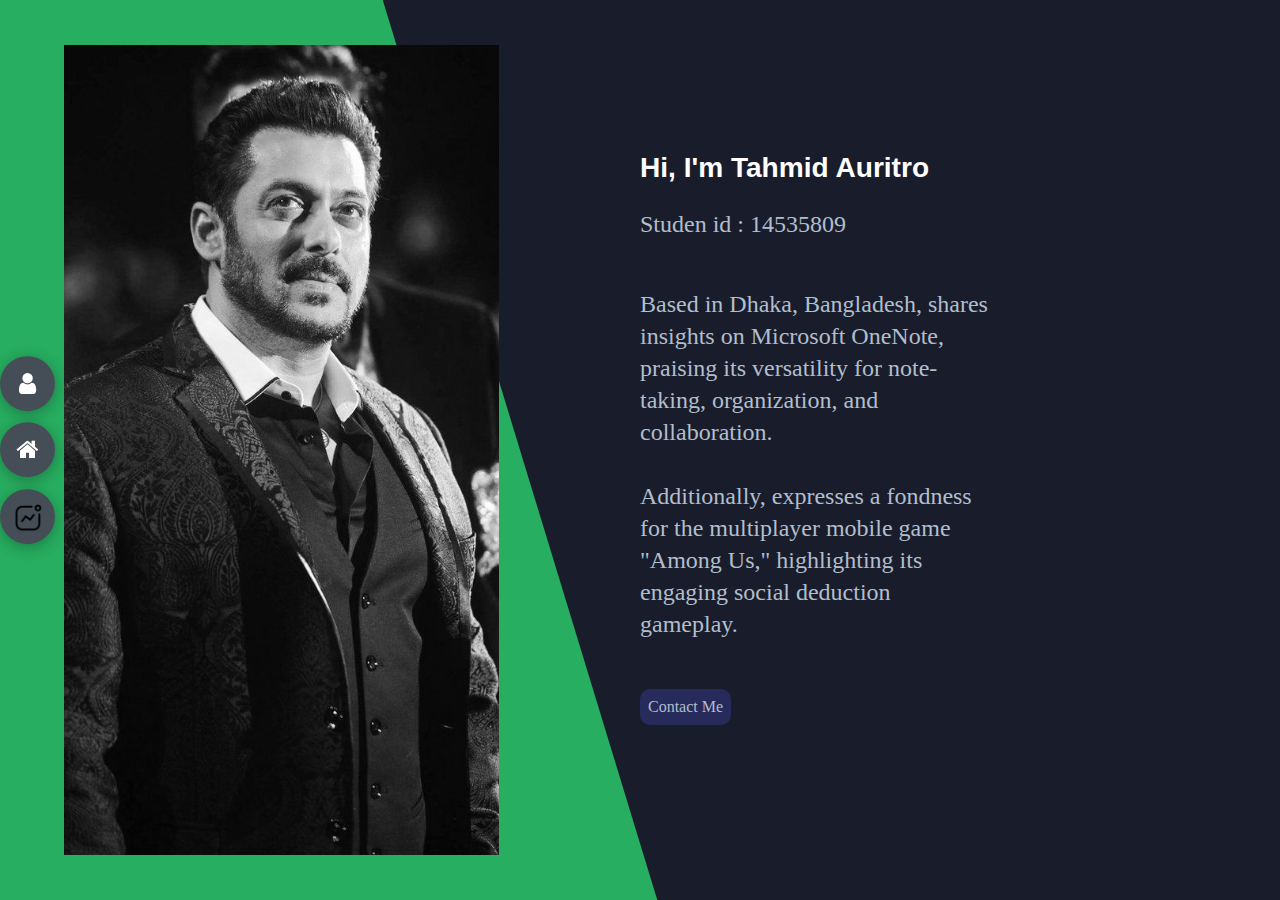
<file: index.html>
<!DOCTYPE html>
<html lang="en">
<head>
    <meta charset="UTF-8">
    <meta name="viewport" content="width=device-width, initial-scale=1.0">
    <title>Porfolio</title>
    <!-- css link -->
    <link rel="stylesheet" href="style.css">
    <!-- google fonts -->
    <link rel="preconnect" href="https://fonts.googleapis.com">
    <link rel="preconnect" href="https://fonts.gstatic.com" crossorigin>
    <link href="https://fonts.googleapis.com/css2?family=Hedvig+Letters+Sans&display=swap" rel="stylesheet">


    <!-- font awesome -->
    <link rel="stylesheet" href="https://cdnjs.cloudflare.com/ajax/libs/font-awesome/4.7.0/css/font-awesome.min.css">


</head>

<body class="main-content">
    <header id="home" class="section sec1 header" id="home">
        <div class="header-content">
            <div class="left-header">
                <div class="h-shape"></div>
                <div class="image">
                    <img src="images/hero.png" alt="">
                </div>
            </div>
            <div class="right-header">
                <h3 id="name">
                    Hi, I'm <span>Tahmid Auritro</span>
                    
                </h3>
                <p>Studen id : 14535809</p>
                <p>
                    Based in Dhaka, Bangladesh, shares insights on Microsoft OneNote, praising its versatility for note-taking, organization, and collaboration. <br> <br> Additionally,  expresses a fondness for the multiplayer mobile game "Among Us," highlighting its engaging social deduction gameplay.
                </p>
                <p>
                    <a style="background-color: rgb(38, 43, 92); border-radius: 10px; padding: 2px 8px; font-size: 16px;" href="mailto:14535809@student.uts.edu.au">Contact Me</a>
                </p>
            </div>
        </div>
    </header>



    <!-- buttons to controll -->
    <div class="controlls">
        <div class="control control-1" data-id="home">
            <a href="index.html">
                <i class="fa fa-user"></i>
        </a>
        </div>
        <div class="control control-3 " data-id="favourit">
            <a href="town.html">
                 <!-- <img style="width: 30px; padding-top: 9px;" src="images/activity_icon.png" alt=""> -->
                 <i class="fa fa-home"></i>
                </a>
            </div>
            <div class="control control-2 " data-id="town">
                <a href="favourits.html">
                    <img style="width: 30px; padding-top: 9px;" src="images/activity_icon.png" alt="">
                </a>
        </div> 
    </div>
    



</body>
</html>
</file>
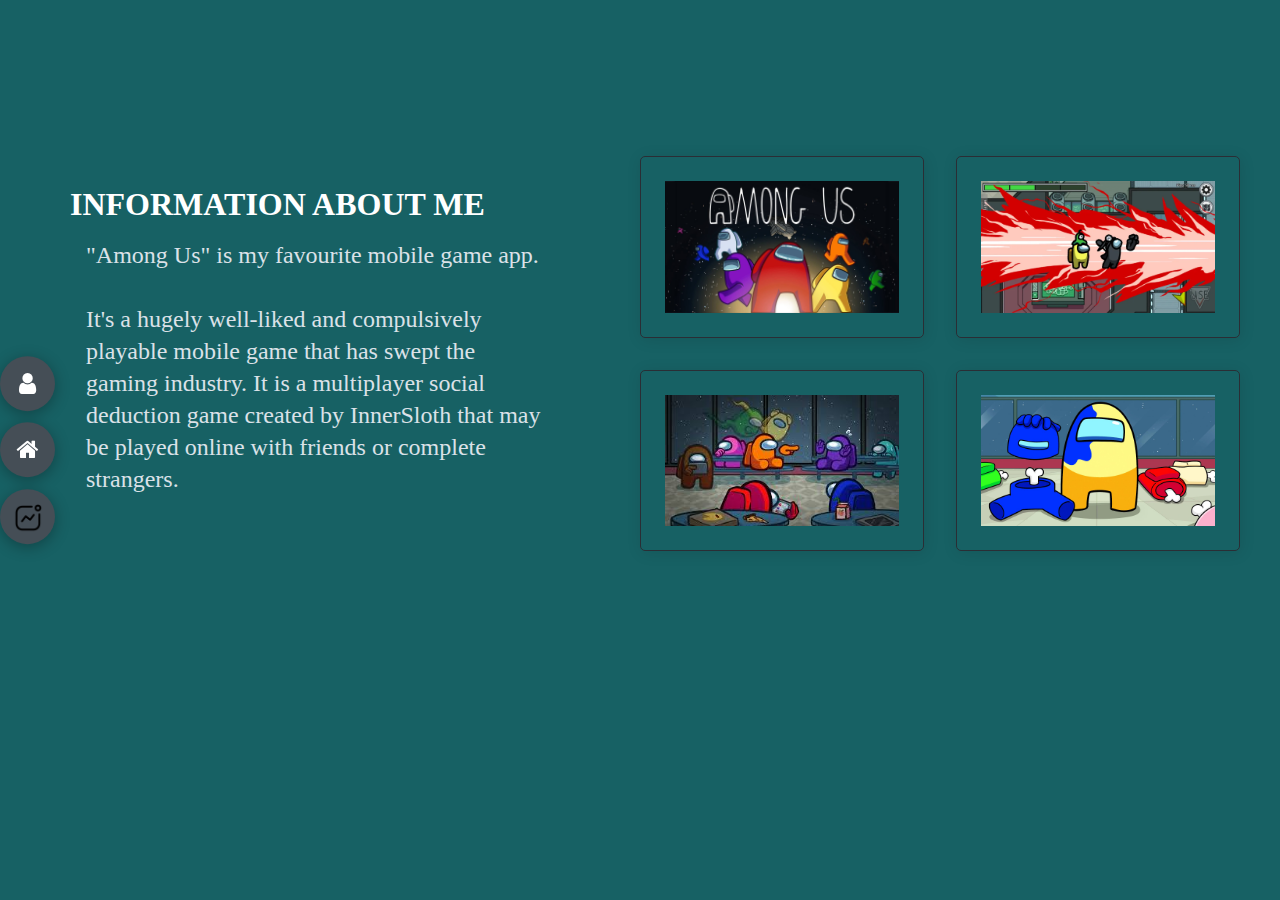
<file: favourits.html>
<!DOCTYPE html>
<html lang="en">
<head>
    <meta charset="UTF-8">
    <meta name="viewport" content="width=device-width, initial-scale=1.0">
    <title>Porfolio</title>
    <!-- css link -->
    <link rel="stylesheet" href="style.css">
    <!-- google fonts -->
    <link rel="preconnect" href="https://fonts.googleapis.com">
    <link rel="preconnect" href="https://fonts.gstatic.com" crossorigin>
    <link href="https://fonts.googleapis.com/css2?family=Hedvig+Letters+Sans&display=swap" rel="stylesheet">


    <!-- font awesome -->
    <link rel="stylesheet" href="https://cdnjs.cloudflare.com/ajax/libs/font-awesome/4.7.0/css/font-awesome.min.css">


</head>

<body class="main-content">
    
    <main>
        <section class="section sec2 about"  id="town"
        style="padding: 0px 40px; padding-top: 100px;"
        >
         
            <div class="about-container">
                <div style="padding-left: 30px;" class="left-about">
                    <h4 style="padding-top: 30px;">Information About me</h4>
                    <p>
                        "Among Us" is my favourite mobile game app.
                    </p>
                    <p> It's a hugely well-liked and compulsively playable mobile game that has swept the gaming industry. It is a multiplayer social deduction game created
                        by InnerSloth that may be played online with friends or complete strangers.</p>
                  
                </div>
                <div class="right-about">
                    <div class="about-item">
                        <div class="abt-text">
                
                            <img style="width: 100%;" src="images/among_us_1.jpg" alt="">
                        </div>
                    </div>
                    <div class="about-item">
                        <div class="abt-text">
                            <img style="width: 100%;" src="images/among_us_2.webp" alt="">

                        </div>
                    </div>
                    <div class="about-item">
                        <div class="abt-text">
                            <img style="width: 100%;" src="images/among_us-3.jpg" alt="">

                        </div>
                    </div>
                    <div class="about-item">
                        <div class="abt-text">
                            <img style="width: 100%;" src="images/among_us_4.jpg" alt="">

                        </div>
                    </div>
                </div>
            </div>
           
          
        </section>
      
    </main>


    <!-- buttons to controll -->
    <div class="controlls">
        <div class="control control-1" data-id="home">
            <a href="index.html">
                <i class="fa fa-user"></i>
        </a>
        </div>
        <div class="control control-3 " data-id="favourit">
            <a href="town.html">
                 <!-- <img style="width: 30px; padding-top: 9px;" src="images/activity_icon.png" alt=""> -->
                 <i class="fa fa-home"></i>
                </a>
            </div>
            <div class="control control-2 " data-id="town">
                <a href="favourits.html">
                    <img style="width: 30px; padding-top: 9px;" src="images/activity_icon.png" alt="">
                </a>
        </div> 
    </div>
    
</body>
</html>
</file>
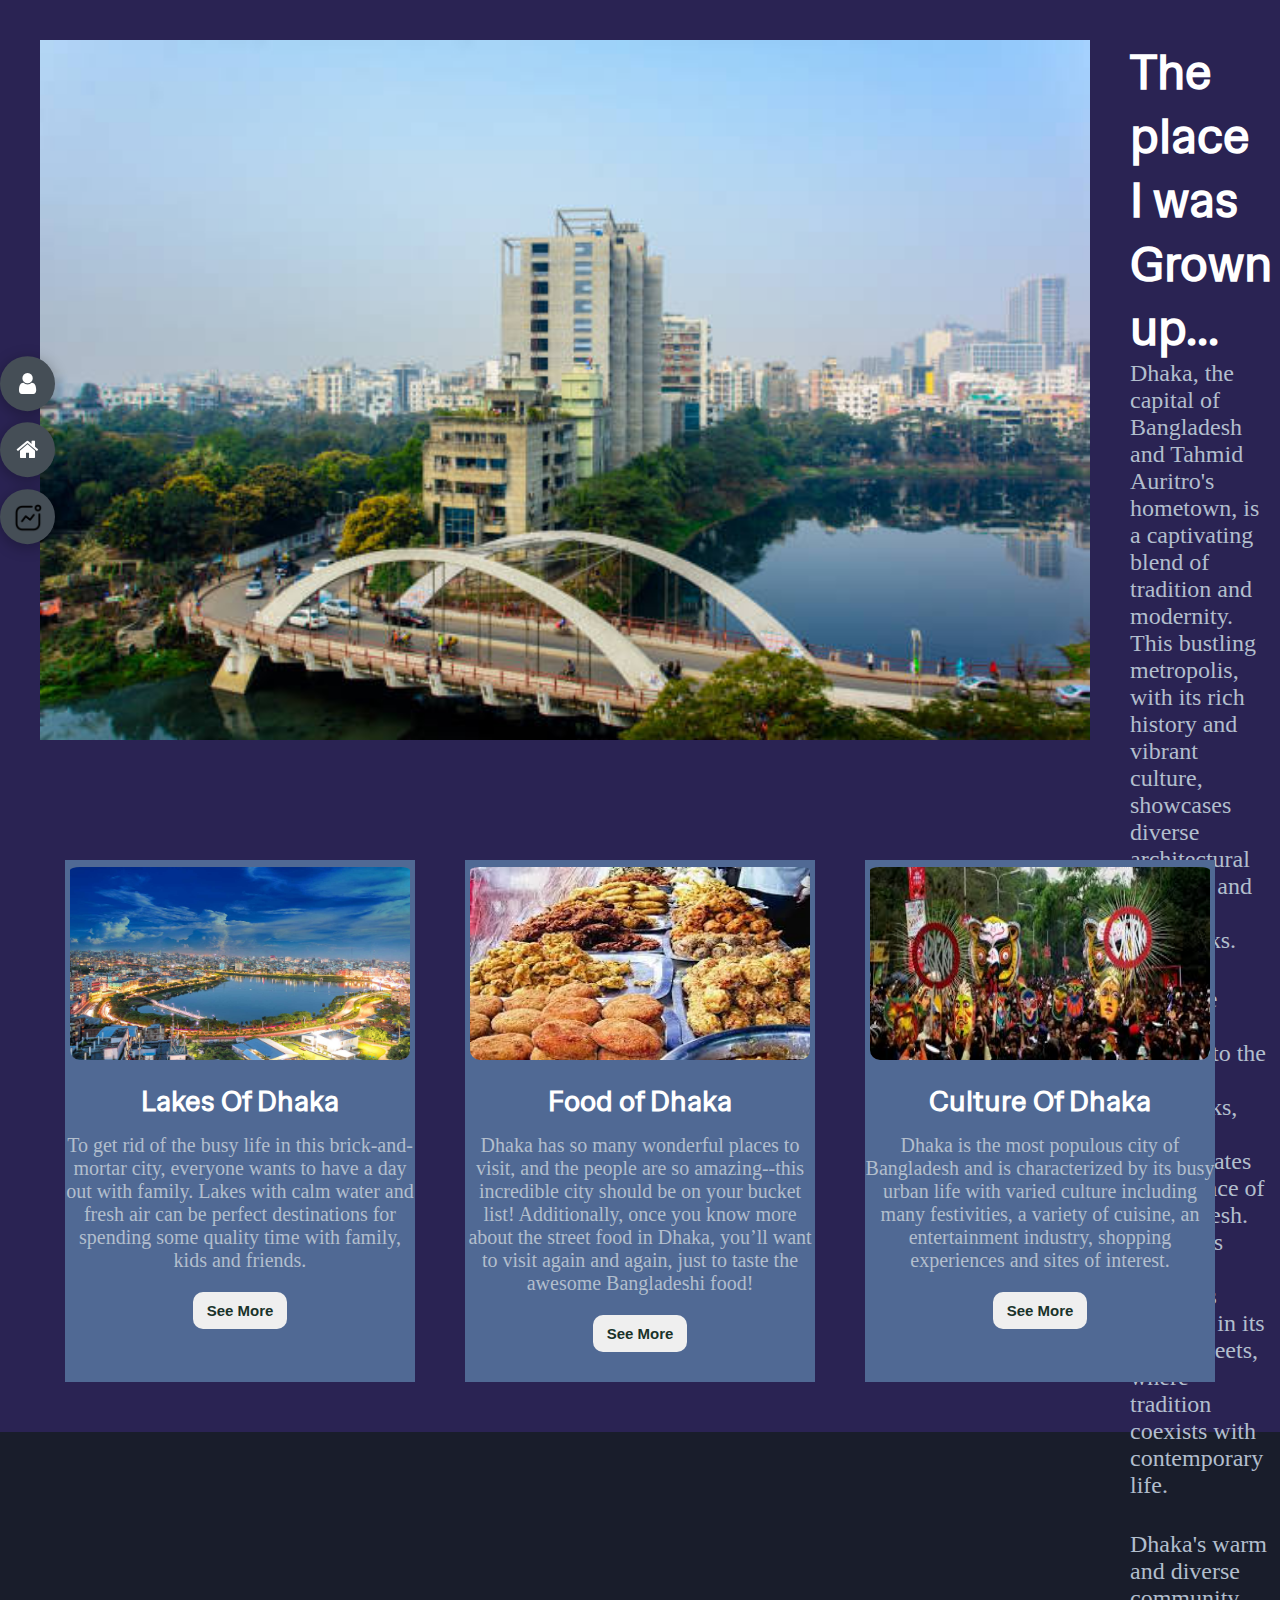
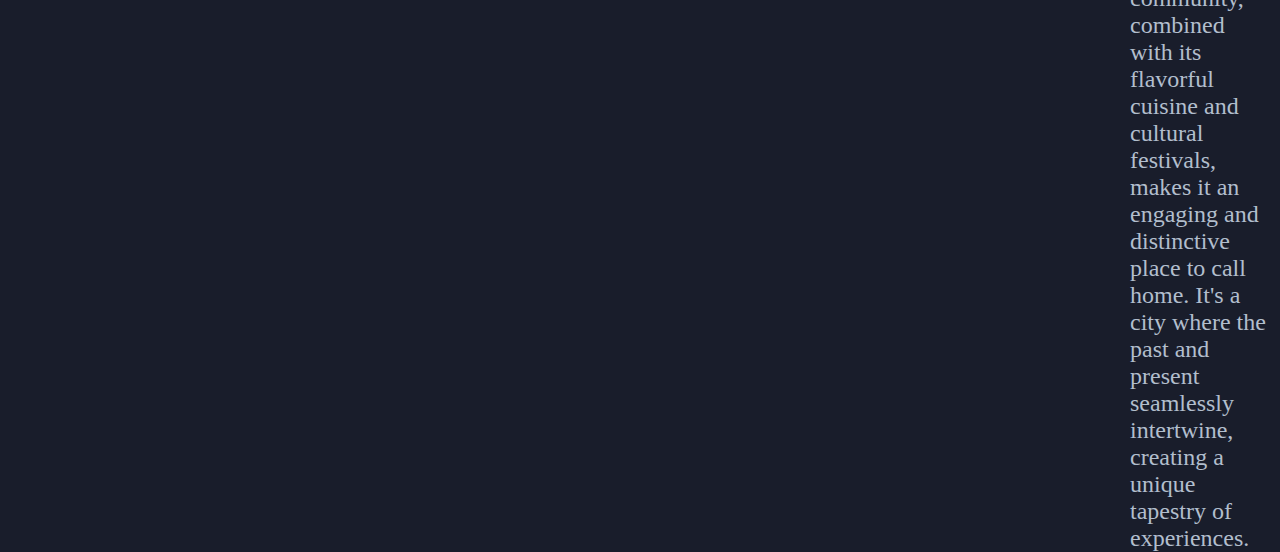
<file: town.html>
<!DOCTYPE html>
<html lang="en">
<head>
    <meta charset="UTF-8">
    <meta name="viewport" content="width=device-width, initial-scale=1.0">
    <title>Porfolio</title>
    <!-- css link -->
    <link rel="stylesheet" href="style.css">
    <!-- google fonts -->
    <link rel="preconnect" href="https://fonts.googleapis.com">
    <link rel="preconnect" href="https://fonts.gstatic.com" crossorigin>
    <link href="https://fonts.googleapis.com/css2?family=Hedvig+Letters+Sans&display=swap" rel="stylesheet">


    <!-- font awesome -->
    <link rel="stylesheet" href="https://cdnjs.cloudflare.com/ajax/libs/font-awesome/4.7.0/css/font-awesome.min.css">


</head>

<body class="main-content">
 
    <main>
     
        <section class="section sec3 porfolio"  id="favourit">
            <div class="town-top-banner">
                <div class="image-container">
                    <img src="images/dhaka.jpg" alt="">
                </div>
                <div class="town-text">
                    <h1 class="town-title">The place I was Grown up...</h1>
                    <p>
                        Dhaka, the capital of Bangladesh and Tahmid Auritro's hometown, is a captivating blend of tradition and modernity. This bustling metropolis, with its rich history and vibrant culture, showcases diverse architectural wonders and historic landmarks.
                    </p>
                    <br>
                    <p>
                       From the bustling markets to the serene riverbanks, Dhaka encapsulates the essence of Bangladesh. The city's dynamic energy is palpable in its lively streets, where tradition coexists with contemporary life.  
                       
                    </p>
                    <br>
                    <p>
                       Dhaka's warm and diverse community, combined with its flavorful cuisine and cultural festivals, makes it an engaging and distinctive place to call home. It's a city where the past and present seamlessly intertwine, creating a unique tapestry of experiences.
                    </p>
                </div>
            </div>
            <div class="town-intro-cards">
                <div class="card-container">
                    <img style="height: 200px; padding-top: 7px;" src="images/lake.jpg" alt="">
                    <div class="card-contain">
                        <h3 class="card-title">Lakes Of Dhaka</h3>
                        <p class="card-des">To get rid of the busy life in this brick-and-mortar city, everyone wants to have a day out with family. Lakes with calm water and fresh air can be perfect destinations for spending some quality time with family, kids and friends. </p>
                        <a  target="_blank" href="https://unb.com.bd/category/Lifestyle/beautiful-lakes-in-dhaka-for-family-days-out-proximity-to-aquatic-beauty-inside-concrete-city/78850">
                            <button style="cursor:pointer;" class="card-btn">See More</button>
                        </a>
                    </div>
                </div>
                <div class="card-container">
                    <img style="height: 200px; padding-top: 7px;" src="images/food.jpg" alt="">
                    <div class="card-contain">
                        <h3 class="card-title">Food of Dhaka</h3>
                        <p class="card-des">Dhaka has so many wonderful places to visit, and the people are so amazing--this incredible city should be on your bucket list! Additionally, once you know more about the street food in Dhaka, you’ll want to visit again and again, just to taste the awesome Bangladeshi food! </p>
                        <a  target="_blank" href="https://www.chefdenise.com/all/street-food-in-dhaka">
                            <button style="cursor:pointer;" class="card-btn">See More</button>
                        </a>
                    </div>
                </div>
                <div class="card-container">
                    <img style="height: 200px; padding-top: 7px;"  src="images/culture.jpg" alt="">
                    <div class="card-contain">
                        <h3 class="card-title">Culture Of Dhaka</h3>
                        <p class="card-des">Dhaka is the most populous city of Bangladesh and is characterized by its busy urban life with varied culture including many festivities, a variety of cuisine, an entertainment industry, shopping experiences and sites of interest.</p>
                        <a  target="_blank" href="https://www.dhakatribune.com/bangladesh/308990/bangladesh-ready-to-welcome-bangla-new-year">
                            <button style="cursor:pointer;" class="card-btn">See More</button>
                        </a>
                    </div>
                </div>
            </div>
        </section>
    </main>


    <!-- buttons to controll -->
    <div class="controlls">
        <div class="control control-1" data-id="home">
            <a href="index.html">
                <i class="fa fa-user"></i>
        </a>
        </div>
        <div class="control control-3 " data-id="favourit">
            <a href="town.html">
                 <!-- <img style="width: 30px; padding-top: 9px;" src="images/activity_icon.png" alt=""> -->
                 <i class="fa fa-home"></i>
                </a>
            </div>
            <div class="control control-2 " data-id="town">
                <a href="favourits.html">
                    <img style="width: 30px; padding-top: 9px;" src="images/activity_icon.png" alt="">
                </a>
        </div> 
    </div>


    </body>
</html>
</file>
<file: style.css>
*{
    padding: 0px;
    margin: 0px;
    box-sizing: border-box;
    list-style: none;
}

/* for google fonts */




/* doc sheet */
p{
    color: #b2becd;
}

.control a:hover{
   font-size: 30px;
}

#name{
    font-family: 'Gill Sans', 'Gill Sans MT', Calibri, 'Trebuchet MS', sans-serif;
}

/* At least one selector for two or more tags
 for favourit
 */
h4,p{
    font-family: 'Times New Roman', Times, serif;
}


 
body{
    font-family: 'Hedvig Letters Sans', sans-serif;
    background-color: var(--color-primary);
    font-size: 1.5rem;
    color:var(--color-white);
    transition: all .4s ease-in-out;
}


/* for varibale */
:root{
    --color-primary: #191d2b;
    --color-secondary: #27AE60;
    --color-white: #FFFFFF;
    --color-black: #000;
    --color-grey0: #f8f8f8;
    --color-grey-1: #dbe1e8;
    --color-grey-2: #b2becd;
    --color-grey-3: #6c7983;
    --color-grey-4: #454e56;
    --color-grey-5: #2a2e35;
    --color-grey-6: #12181b;
    --br-sm-2: 14px;
    --box-shadow-1: 0 3px 15px rgba(0,0,0,.3);
}

@media screen and (max-width: 600px) {
    header {
      padding: 0 !important;
    }
  
    .theme-btn {
      width: 50px;
      height: 50px;
    }
  
    .header-content {
      grid-template-columns: repeat(1, 1fr);
      padding-bottom: 6rem;
    }
  
    .left-header .h-shape {
      display: none;
    }
  
    .right-header {
      grid-row: 1;
      padding-right: 0rem !important;
      width: 90%;
      margin: 0 auto;
    }
    .right-header .name {
      font-size: 2.5rem !important;
      text-align: center;
      padding-top: 3rem;
    }
  
    .header-content .left-header .image {
      margin: 0 auto;
      width: 90%;
    }
  
    .controls {
      top: auto;
      bottom: 0;
      flex-direction: row;
      justify-content: center;
      left: 50%;
      transform: translateX(-50%);
      width: 100%;
      background-color: var(--color-grey-5);
    }
    .controls .control {
      margin: 1rem 0.3rem;
    }
  
    .about-container {
      grid-template-columns: repeat(1, 1fr);
    }
    .about-container .right-about {
      grid-template-columns: repeat(1, 1fr);
      padding-top: 2.5rem;
    }
    .about-container .left-about {
      padding-right: 0;
    }
    .about-container .left-about p {
      padding-left: 0;
    }
  
    .timeline {
      grid-template-columns: repeat(1, 1fr);
      padding-bottom: 6rem;
    }
  
    .container {
      padding: 2rem 2.5rem !important;
    }
  
    .about-stats .progress-bars {
      grid-template-columns: repeat(1, 1fr);
    }
  
    .portfolios {
      grid-template-columns: repeat(1, 1fr);
      padding-bottom: 6rem;
      margin-top: 1rem;
    }
  
    .blogs {
      grid-template-columns: repeat(1, 1fr);
      padding-bottom: 6rem;
    }
  
    .contact-content-con {
      flex-direction: column;
    }
    .contact-content-con .right-contact {
      margin-left: 0;
      margin-top: 2.5rem;
    }
  
    .contact-content-con .right-contact .i-c-2 {
      flex-direction: column;
    }
  
    .contact-content-con .right-contact .i-c-2 :last-child {
      margin-left: 0;
      margin-top: 1.5rem;
    }
  
    .contact-content-con .right-contact {
      margin-bottom: 6rem;
    }
  
    .contact-item {
      flex-direction: column;
      margin: 1rem 0;
    }
    .contact-item p {
      font-size: 15px;
      color: var(--color-grey-2);
    }
    .contact-item span {
      font-size: 15px;
    }
    .contact-item .icon {
      grid-template-columns: 25px 1fr;
    }
  
    .main-title h2 {
      font-size: 2rem;
    }
    .main-title h2 span {
      font-size: 2.3rem;
    }
    .main-title h2 .bg-text {
      font-size: 2.3rem;
    }









    /* favourit */
    #town{
        padding-top: 10px !important;
    }
    .about-container {
        padding-top: 0px !important;
        margin-top: 0px;
        grid-template-columns: repeat(1, 1fr) !important;
    }
    .left-about h3{
        padding-top: 10px !important;
    }
    
    .left-about{
        padding-left: 0px !important;
        padding-right: 0px !important;
    }

    .about-stats{
        padding: 20px 30px !important;
    }



/* town
*/

.town-intro-cards{
    display: block !important;
}

.card-container{
    margin: 10px 4px !important;
}


.town-top-banner{
    display: block !important;
    margin: 20px 0px;
    height: 220vh !important;
}
.town-top-banner img{
    width: 100%;
}













  }

/*  */
a{
    display: inline-block;
    text-decoration: none;
    color:inherit;
    font-family: inherit;
}
.control a:hover{
    color: rgb(90, 168, 26)
}
header{
    height: 100vh;
    color:var(--color-white);
    overflow: hidden;
}

section{
min-height: 100vh;
width: 100%;

padding: 3rem 18 rem;
}

.section{
    transform: translateY(-100%) scale(0);
    transition: all .4s ease-in-out;
    background-color: var(--color-primary);
}

.sec1{
    transform: translateY(0) scale(1);
}
.sec2{
    transform: translateY(0) scale(1);
    background-color: #176164;
    
}
.sec3{
    transform: translateY(0) scale(1);
    background-color: rgb(42, 35, 83);
}




/* parent of controll */
.controlls{
    position: fixed;
    z-index: 10;
    top: 50%;
    right: flex;
    flex-direction: column;
    align-items: center;
    justify-content: center;
    transform: translateY(-50%);
}

.control{
    padding: 1rem;
    cursor: pointer;
    background-color: var(--color-grey-4);
    width: 55px;
    height: 55px;
    border-radius: 50%;
    display: flex;
    justify-content: center;
    align-items: center;
    margin: .7rem 0;
    box-shadow: var(--box-shadow-1);
}




.header-content {
    display: grid;
    grid-template-columns: repeat(2, 1fr);
    min-height: 100vh;



}

.header-content  p {
    margin: 1.5rem 0;
    line-height: 2rem;
}


.header-content   .right-header {
    display: flex;
    flex-direction: column;
    justify-content: center;
    padding-right: 18rem;
   

   
}

.header-content  img {
    width: 100%;
    height: 100%;
    object-fit: cover;
    transition: all .4s ease-in-out;
    filter: grayscale(100%);
    
}

img:hover{
    filter: grayscale(0);
}
.header-content  .image {
    border-radius: var(--br-sm-2);
    height: 90%;
    width: 68%;
    margin-left: 4rem;
    background-color: var(--color-black);
    transition: all .4s ease-in-out;
 
}
.header-content     .left-header {
    display: flex;
    align-items: center;

  
}
.header-content         .h-shape {
    transition: all .4s ease-in-out;
    width: 65%;
    height: 100%;
    background-color: var(--color-secondary);
    position: absolute;
    left: 0;
    top: 0;
    z-index: -1;
    clip-path: polygon(0 0, 46% 0, 79% 100%, 0% 100%);
}




/* about section */
/* About */
.about-container {
    display: grid;
    grid-template-columns: repeat(2, 1fr);
    padding-top: 3.5rem;
    padding-bottom: 5rem;
}

.about-container .right-about {
    display: grid;
    grid-template-columns: repeat(2, 1fr);
    grid-gap: 2rem;
}

.about-container .right-about .about-item {
    border: 1px solid var(--color-grey-5);
    border-radius: 5px;
    transition: all 0.4s ease-in-out;
    box-shadow: 1px 2px 15px rgba(0, 0, 0, 0.1);
}

.about-container .right-about .about-item:hover {
    cursor: default;
    transform: translateY(-5px);
    border: 1px solid var(--color-secondary);
    box-shadow: 1px 4px 15px rgba(0, 0, 0, 0.32);
}

.about-container .right-about .about-item .abt-text {
    padding: 1.5rem;
    display: flex;
    flex-direction: column;
}

.about-container .right-about .about-item .abt-text .large-text {
    font-size: 3rem;
    font-weight: 700;
    color: var(--color-secondary);
}

.about-container .right-about .about-item .abt-text .small-text {
    padding-left: 3rem;
    position: relative;
    text-transform: uppercase;
    font-size: 1.2rem;
    color: var(--color-grey-1);
    letter-spacing: 2px;
}

.about-container .right-about .about-item .abt-text .small-text::before {
    content: '';
    position: absolute;
    left: 0;
    top: 15px;
    width: 2rem;
    height: 2px;
    background-color: var(--color-grey-5);
}

.about-container .left-about {
    padding-right: 5rem;
}

.about-container .left-about p {
    line-height: 2rem;
    padding: 1rem;
    color: var(--color-grey-1);
}

.about-container .left-about h4 {
    font-size: 2rem;
    text-transform: uppercase;
}

.about-stats {
    padding-bottom: 4rem;
}

.about-stats .progress-bars {
    display: grid;
    grid-template-columns: repeat(2, 1fr);
    grid-gap: 2rem;
}

.about-stats .progress-bars .progress-bar {
    display: flex;
    flex-direction: column;
}

.about-stats .progress-bars .progress-bar .prog-title {
    text-transform: uppercase;
    font-weight: 500;
}

.about-stats .progress-bars .progress-bar .progress-con {
    display: flex;
    align-items: center;
}

.about-stats .progress-bars .progress-bar .progress-con .prog-text {
    color: var(--color-grey-2);
}

.about-stats .progress-bars .progress-bar .progress-con .progress {
    width: 100%;
    height: 0.45rem;
    background-color: var(--color-grey-4);
    margin-left: 1rem;
    position: relative;
}

.about-stats .progress-bars .progress-bar .progress-con .progress span {
    position: absolute;
    top: 0;
    left: 0;
    height: 100%;
    background-color: var(--color-secondary);
    transition: all 0.4s ease-in-out;
    width: 60%;
}

.about-stats .progress-bars .progress-bar .progress-con .progress .html {
    width: 80%;
}

.about-stats .progress-bars .progress-bar .progress-con .progress .css {
    width: 95%;
}

.about-stats .progress-bars .progress-bar .progress-con .progress .js {
    width: 75%;
}

.about-stats .progress-bars .progress-bar .progress-con .progress .react {
    width: 60%;
}

.about-stats .progress-bars .progress-bar .progress-con .progress .node {
    width: 87%;
}

.about-stats .progress-bars .progress-bar .progress-con .progress .python {
    width: 70%;
}

.stat-title {
    text-transform: uppercase;
    font-size: 1.4rem;
    text-align: center;
    padding: 3.5rem 0;
    position: relative;
}

.stat-title::before {
    content: '';
    position: absolute;
    left: 50%;
    top: 0;
    width: 40%;
    height: 1px;
    background-color: var(--color-grey-5);
    transform: translateX(-50%);
}



/* town section */


.town-top-banner{
height: 80vh;
width: 100%;
display: flex;
padding-left: 30px;
margin-bottom: 90px;
}

.town-top-banner img{
    height: 100%;
    border-radius: 10px;
    padding: 10px;
    margin-top: 30px;
}

.town-text{
    margin-top: 20px;
    padding: 10px 30px;
}

.town-title{
    padding-top: 10px; 
}


.town-intro-cards{
    margin-top: 40px; padding: 50px;
    display: flex;
    gap: 50px;
    justify-content: center;
}
.card-container{
    background-color: #506994;
    width: 350px;
    /* border:1px solid rgb(0, 8, 255); */
    text-align: center;
}
.card-container img{
 width: 340px;
 border-radius: 10px;
}
.card-title{
    padding: 14px 0;
}
.card-des{
    font-size: 20px;
}
.card-btn{
    margin-top: 19px;
    padding: 10px 14px;
    font-size: 15px;
    color: rgb(25, 51, 42);
    border-radius: 10px;
    border: none;
    font-weight: bold;
    margin-top: 20px;
    margin-bottom: 30px;
}
</file>
